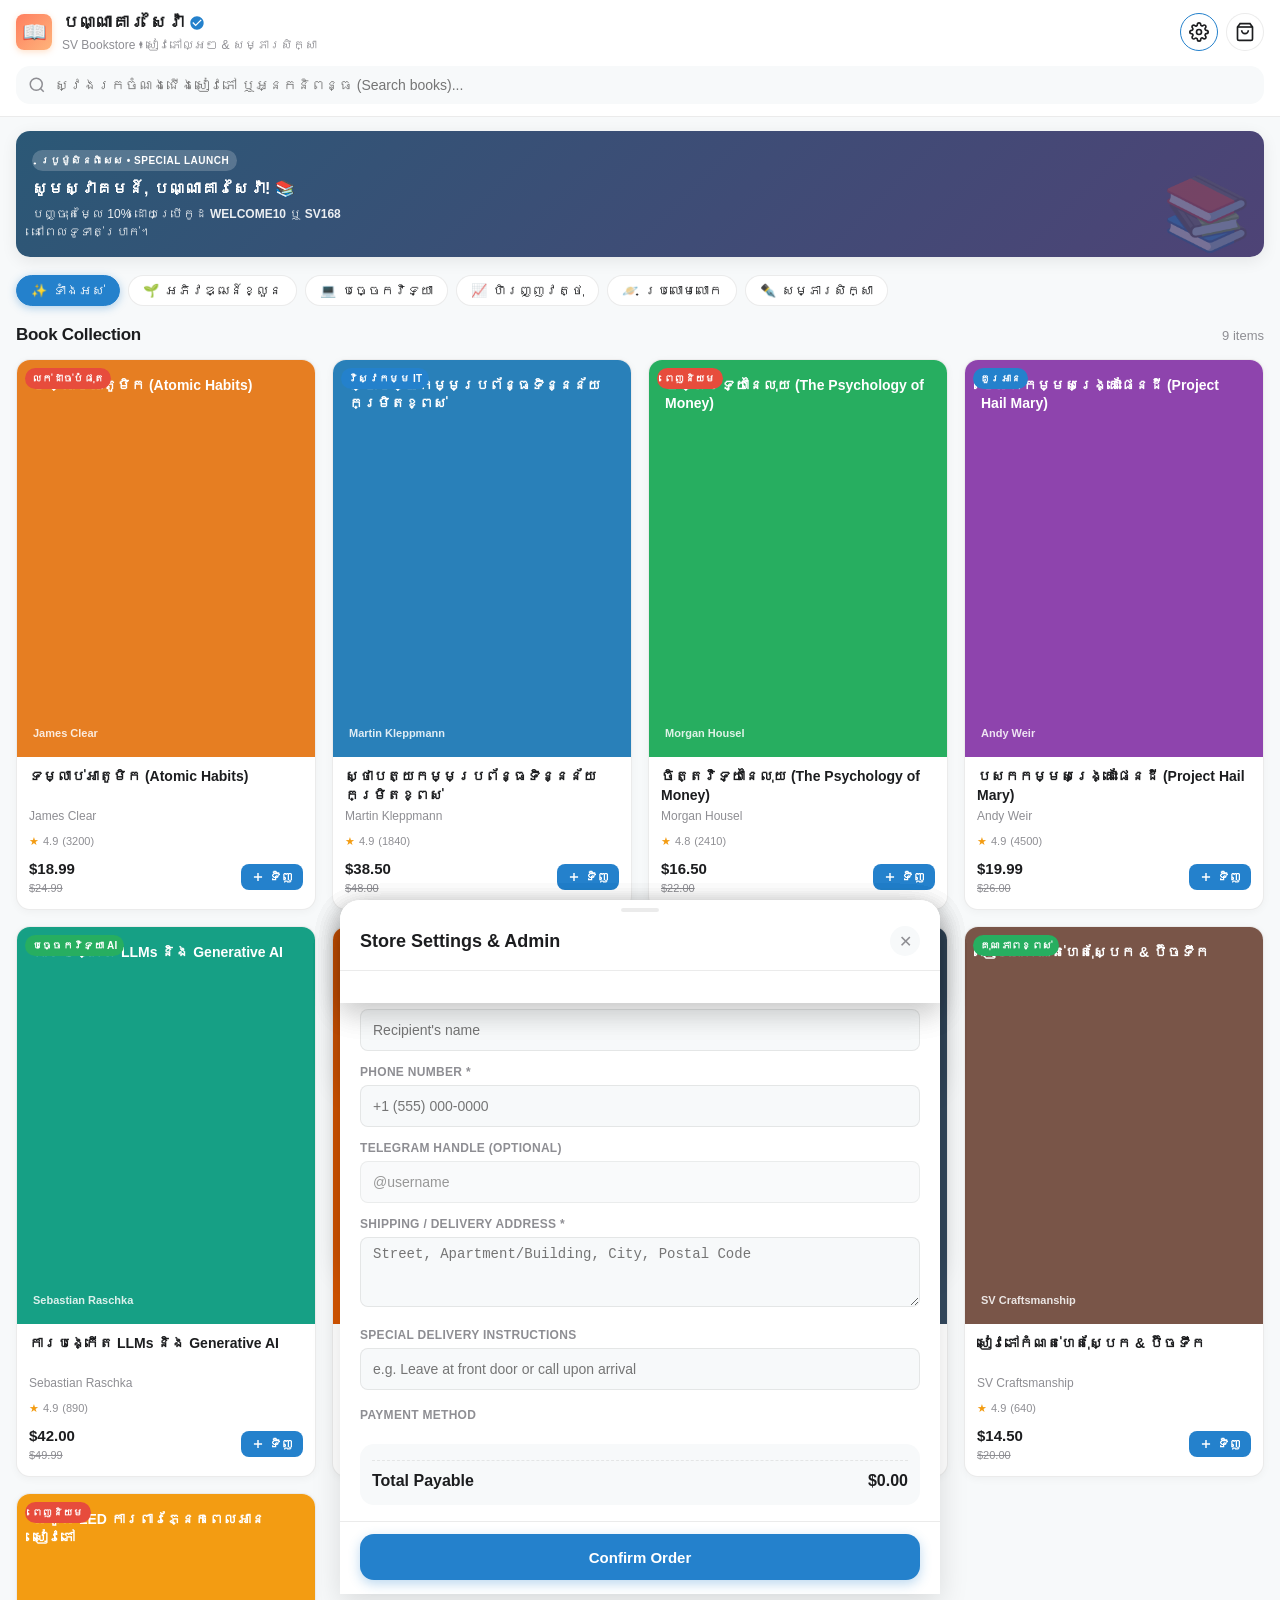
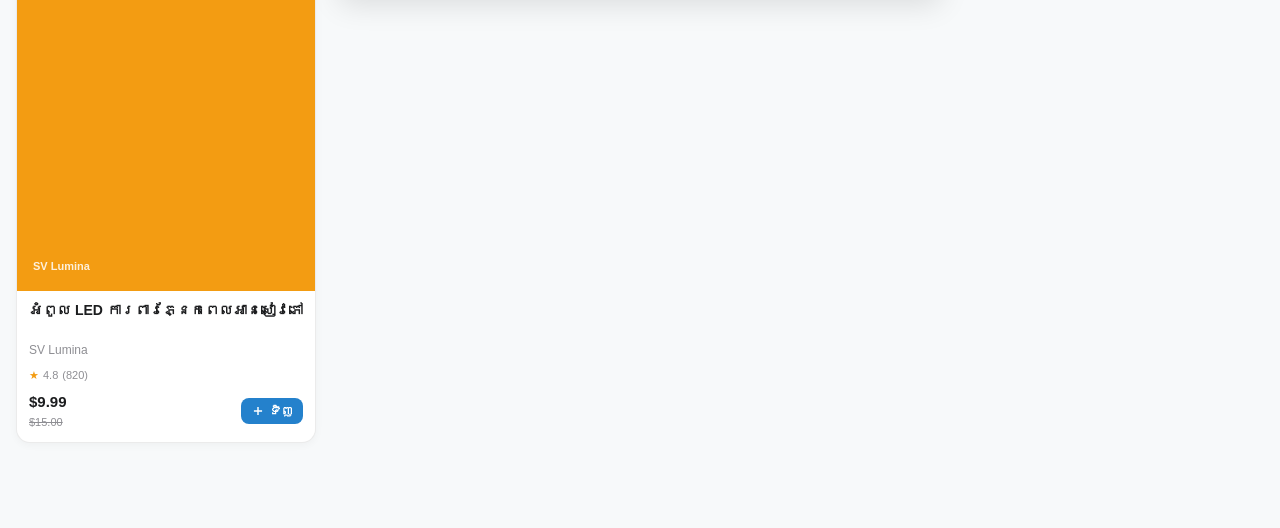
<file: index.html>
<!DOCTYPE html>
<html lang="en">
<head>
  <meta charset="UTF-8">
  <meta name="viewport" content="width=device-width, initial-scale=1.0, maximum-scale=1.0, user-scalable=no, viewport-fit=cover">
  <meta name="apple-mobile-web-app-capable" content="yes">
  <meta name="apple-mobile-web-app-status-bar-style" content="black-translucent">
  <meta name="theme-color" content="#ffffff">
  <title>SV Bookstore - Telegram Mini App</title>

  <!-- Telegram WebApp SDK Script -->
  <script src="https://telegram.org/js/telegram-web-app.js"></script>

  <!-- App Stylesheet -->
  <link rel="stylesheet" href="css/style.css?v=1.4.0">
</head>
<body>

  <!-- Toast Notification Container -->
  <div class="toast-container" id="toast-container"></div>

  <!-- Modal Backdrop Overlay -->
  <div class="modal-backdrop" id="modal-backdrop"></div>

  <!-- Top App Bar / Header -->
  <header class="app-header">
    <div class="header-top">
      <div class="brand-section">
        <div class="brand-logo">📖</div>
        <div class="brand-info">
          <h1>
            បណ្ណាគារ សៃវ៉ា
            <span class="verified-badge" title="Official Telegram Store">
              <svg width="16" height="16" viewBox="0 0 24 24" fill="currentColor">
                <path d="M12 2C6.48 2 2 6.48 2 12s4.48 10 10 10 10-4.48 10-10S17.52 2 12 2zm-2 15l-5-5 1.41-1.41L10 14.17l7.59-7.59L19 8l-9 9z"/>
              </svg>
            </span>
          </h1>
          <p>SV Bookstore • សៀវភៅល្អៗ & សម្ភារសិក្សា</p>
        </div>
      </div>
      <div class="header-actions">
        <button class="icon-btn" id="header-admin-btn" title="Store Settings & Admin" style="display: none;">
          <svg width="20" height="20" viewBox="0 0 24 24" fill="none" stroke="currentColor" stroke-width="2">
            <circle cx="12" cy="12" r="3"></circle>
            <path d="M19.4 15a1.65 1.65 0 0 0 .33 1.82l.06.06a2 2 0 0 1 0 2.83 2 2 0 0 1-2.83 0l-.06-.06a1.65 1.65 0 0 0-1.82-.33 1.65 1.65 0 0 0-1 1.51V21a2 2 0 0 1-2 2 2 2 0 0 1-2-2v-.09A1.65 1.65 0 0 0 9 19.4a1.65 1.65 0 0 0-1.82.33l-.06.06a2 2 0 0 1-2.83 0 2 2 0 0 1 0-2.83l.06-.06a1.65 1.65 0 0 0 .33-1.82 1.65 1.65 0 0 0-1.51-1H3a2 2 0 0 1-2-2 2 2 0 0 1 2-2h.09A1.65 1.65 0 0 0 4.6 9a1.65 1.65 0 0 0-.33-1.82l-.06-.06a2 2 0 0 1 0-2.83 2 2 0 0 1 2.83 0l.06.06a1.65 1.65 0 0 0 1.82.33H9a1.65 1.65 0 0 0 1-1.51V3a2 2 0 0 1 2-2 2 2 0 0 1 2 2v.09a1.65 1.65 0 0 0 1 1.51 1.65 1.65 0 0 0 1.82-.33l.06-.06a2 2 0 0 1 2.83 0 2 2 0 0 1 0 2.83l-.06.06a1.65 1.65 0 0 0-.33 1.82V9a1.65 1.65 0 0 0 1.51 1H21a2 2 0 0 1 2 2 2 2 0 0 1-2 2h-.09a1.65 1.65 0 0 0-1.51 1z"></path>
          </svg>
        </button>
        <button class="icon-btn" id="header-cart-btn" title="View Cart">
          <svg width="20" height="20" viewBox="0 0 24 24" fill="none" stroke="currentColor" stroke-width="2">
            <path d="M6 2L3 6v14a2 2 0 0 0 2 2h14a2 2 0 0 0 2-2V6l-3-4z"></path>
            <line x1="3" y1="6" x2="21" y2="6"></line>
            <path d="M16 10a4 4 0 0 1-8 0"></path>
          </svg>
          <span class="cart-counter" id="cart-counter">0</span>
        </button>
      </div>
    </div>

    <!-- Search Input -->
    <div class="search-wrapper">
      <svg class="search-icon" width="18" height="18" viewBox="0 0 24 24" fill="none" stroke="currentColor" stroke-width="2">
        <circle cx="11" cy="11" r="8"></circle>
        <line x1="21" y1="21" x2="16.65" y2="16.65"></line>
      </svg>
      <input type="text" class="search-input" id="search-input" placeholder="ស្វែងរកចំណងជើងសៀវភៅ ឬអ្នកនិពន្ធ (Search books)...">
      <button class="search-clear" id="search-clear">✕</button>
    </div>
  </header>

  <!-- Welcome / Promo Banner -->
  <section class="welcome-banner">
    <div class="banner-content">
      <span class="banner-tag">ប្រូម៉ូសិនពិសេស • Special Launch</span>
      <h2>សូមស្វាគមន៍, <span id="user-welcome-name">អ្នកអាន</span>! 📚</h2>
      <p>បញ្ចុះតម្លៃ 10% ដោយប្រើកូដ <b>WELCOME10</b> ឬ <b>SV168</b> នៅពេលទូទាត់ប្រាក់។</p>
    </div>
  </section>

  <!-- Category Filter Carousel -->
  <nav class="category-scroll" id="category-scroll"></nav>

  <!-- Section Title -->
  <div class="section-header">
    <h2 class="section-title">Book Collection</h2>
    <span class="section-count" id="section-count">Loading items...</span>
  </div>

  <!-- Product Catalog Grid -->
  <main class="products-grid" id="products-grid"></main>

  <!-- ========================================================================
       MODAL 1: PRODUCT DETAILS SHEET
       ======================================================================== -->
  <div class="bottom-sheet" id="product-detail-modal">
    <div class="sheet-handle-bar"><div class="sheet-handle"></div></div>
    <div class="sheet-header">
      <div class="sheet-title">Book Overview</div>
      <button class="sheet-close-btn">✕</button>
    </div>
    <div class="sheet-content" id="detail-modal-body"></div>
    <div class="sheet-footer">
      <button class="btn-primary" id="modal-add-cart-submit">Add to Cart</button>
    </div>
  </div>

  <!-- ========================================================================
       MODAL 2: SHOPPING CART SHEET
       ======================================================================== -->
  <div class="bottom-sheet" id="cart-modal">
    <div class="sheet-handle-bar"><div class="sheet-handle"></div></div>
    <div class="sheet-header">
      <div class="sheet-title">
        <svg width="20" height="20" viewBox="0 0 24 24" fill="none" stroke="currentColor" stroke-width="2"><path d="M6 2L3 6v14a2 2 0 0 0 2 2h14a2 2 0 0 0 2-2V6l-3-4z"></path><line x1="3" y1="6" x2="21" y2="6"></line><path d="M16 10a4 4 0 0 1-8 0"></path></svg>
        Shopping Cart
      </div>
      <button class="sheet-close-btn">✕</button>
    </div>
    <div class="sheet-content">
      <!-- Empty Cart State -->
      <div class="empty-state" id="cart-empty-state" style="display: none;">
        <div class="empty-icon">🛒</div>
        <h3>Your cart is empty</h3>
        <p>Explore our library and pick some inspiring books!</p>
      </div>

      <!-- Active Cart Items -->
      <div id="cart-active-content">
        <div class="cart-list" id="cart-items-list"></div>

        <!-- Coupon Input -->
        <div class="coupon-section">
          <input type="text" class="coupon-input" id="coupon-input" placeholder="Promo code (e.g. WELCOME10)">
          <button class="coupon-btn" id="coupon-apply-btn">Apply</button>
        </div>

        <!-- Order Summary Card -->
        <div class="summary-card">
          <div class="summary-row">
            <span>Subtotal</span>
            <span id="cart-subtotal">$0.00</span>
          </div>
          <div class="summary-row" id="cart-discount-row" style="display: none;">
            <span>Coupon Discount</span>
            <span class="summary-discount" id="cart-discount">-$0.00</span>
          </div>
          <div class="summary-row">
            <span>Delivery</span>
            <span id="cart-shipping">$0.00</span>
          </div>
          <div class="summary-row total">
            <span>Estimated Total</span>
            <span id="cart-total">$0.00</span>
          </div>
        </div>
      </div>
    </div>
    <div class="sheet-footer">
      <button class="btn-primary" id="cart-checkout-btn">Proceed to Checkout</button>
    </div>
  </div>

  <!-- ========================================================================
       MODAL 3: CHECKOUT DETAILS SHEET
       ======================================================================== -->
  <div class="bottom-sheet" id="checkout-modal">
    <div class="sheet-handle-bar"><div class="sheet-handle"></div></div>
    <div class="sheet-header">
      <div class="sheet-title">Order & Delivery Details</div>
      <button class="sheet-close-btn">✕</button>
    </div>
    <div class="sheet-content">
      <form id="checkout-form" onsubmit="event.preventDefault()">
        <div class="form-group">
          <label class="form-label">Full Name *</label>
          <input type="text" id="checkout-name" class="form-control" placeholder="Recipient's name" required>
        </div>

        <div class="form-group">
          <label class="form-label">Phone Number *</label>
          <input type="tel" id="checkout-phone" class="form-control" placeholder="+1 (555) 000-0000" required>
        </div>

        <div class="form-group">
          <label class="form-label">Telegram Handle (Optional)</label>
          <input type="text" id="checkout-telegram-handle" class="form-control" placeholder="@username" readonly style="opacity: 0.75;">
        </div>

        <div class="form-group">
          <label class="form-label">Shipping / Delivery Address *</label>
          <textarea id="checkout-address" class="form-control" placeholder="Street, Apartment/Building, City, Postal Code" required></textarea>
        </div>

        <div class="form-group">
          <label class="form-label">Special Delivery Instructions</label>
          <input type="text" id="checkout-note" class="form-control" placeholder="e.g. Leave at front door or call upon arrival">
        </div>

        <div class="form-group" style="margin-top: 16px;">
          <label class="form-label">Payment Method</label>
          <div class="payment-methods" id="payment-methods-list"></div>
        </div>

        <!-- Bank Transfer Details (shows if bank_qr is chosen) -->
        <div class="bank-transfer-box" id="bank-transfer-details"></div>

        <div class="summary-card" style="margin-top: 14px;">
          <div class="summary-row total">
            <span>Total Payable</span>
            <span id="checkout-summary-total">$0.00</span>
          </div>
        </div>
      </form>
    </div>
    <div class="sheet-footer">
      <button class="btn-primary" id="checkout-confirm-btn">Confirm Order</button>
    </div>
  </div>

  <!-- ========================================================================
       MODAL 4: ORDER SUCCESS SHEET
       ======================================================================== -->
  <div class="bottom-sheet" id="success-modal">
    <div class="sheet-handle-bar"><div class="sheet-handle"></div></div>
    <div class="sheet-header">
      <div class="sheet-title">Order Status</div>
      <button class="sheet-close-btn">✕</button>
    </div>
    <div class="sheet-content" id="success-modal-body"></div>
  </div>

  <!-- ========================================================================
       MODAL 5: ADMIN / STORE SETTINGS SHEET
       ======================================================================== -->
  <div class="bottom-sheet" id="admin-modal">
    <div class="sheet-handle-bar"><div class="sheet-handle"></div></div>
    <div class="sheet-header">
      <div class="sheet-title">Store Settings & Admin</div>
      <button class="sheet-close-btn">✕</button>
    </div>
    <div class="sheet-content" id="admin-modal-body"></div>
  </div>

  <!-- Floating Bottom Bar (Used for Browser Preview & Fallback) -->
  <div class="floating-bottom-bar" id="floating-bottom-bar" style="display: none;">
    <div class="floating-cart-info">
      <span class="floating-items-count" id="floating-items-count">0 items</span>
      <span class="floating-total-price" id="floating-total-price">$0.00</span>
    </div>
    <button class="btn-primary" id="floating-checkout-btn" style="width: auto; padding: 0 20px; height: 42px;">
      View Cart
    </button>
  </div>

  <!-- Browser Preview Telegram MainButton Simulation (Optional dev button) -->
  <button id="native-main-btn-mock" class="btn-primary" style="display: none; position: fixed; bottom: 12px; left: 16px; right: 16px; z-index: 999; box-shadow: 0 4px 14px rgba(0,0,0,0.25);"></button>

  <!-- Application Scripts -->
  <script src="config.js?v=1.4.1"></script>
  <script src="js/products.js?v=1.4.1"></script>
  <script src="js/telegram-mock.js?v=1.4.1"></script>
  <script src="js/app.js?v=1.4.1"></script>
</body>
</html>
</file>
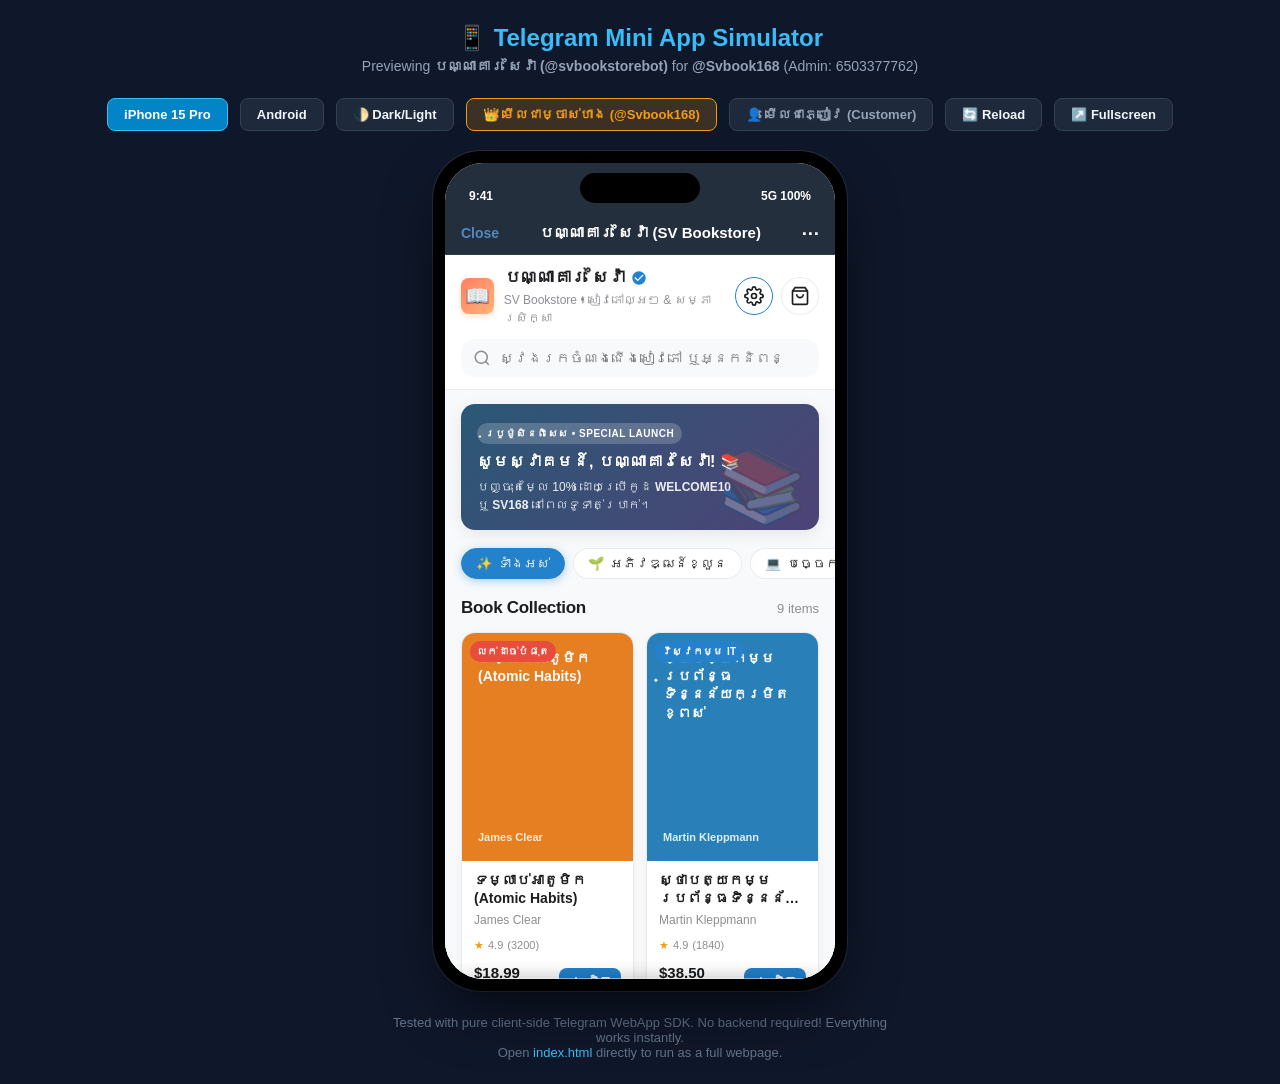
<file: preview.html>
<!DOCTYPE html>
<html lang="en">
<head>
  <meta charset="UTF-8">
  <meta name="viewport" content="width=device-width, initial-scale=1.0">
  <title>Telegram Mini App Simulator - SV Bookstore</title>
  <style>
    * {
      box-sizing: border-box;
      margin: 0;
      padding: 0;
    }
    body {
      font-family: -apple-system, BlinkMacSystemFont, "Segoe UI", Roboto, Helvetica, Arial, sans-serif;
      background: #0f172a;
      color: #e2e8f0;
      min-height: 100vh;
      display: flex;
      flex-direction: column;
      align-items: center;
      padding: 24px 16px;
    }
    .preview-header {
      text-align: center;
      margin-bottom: 24px;
      max-width: 600px;
    }
    .preview-header h1 {
      font-size: 24px;
      font-weight: 700;
      color: #38bdf8;
      margin-bottom: 6px;
      display: flex;
      align-items: center;
      justify-content: center;
      gap: 10px;
    }
    .preview-header p {
      font-size: 14px;
      color: #94a3b8;
    }
    .controls-panel {
      display: flex;
      gap: 12px;
      margin-bottom: 20px;
      flex-wrap: wrap;
      justify-content: center;
    }
    .ctrl-btn {
      background: #1e293b;
      border: 1px solid #334155;
      color: #f1f5f9;
      padding: 8px 16px;
      border-radius: 8px;
      font-size: 13px;
      font-weight: 600;
      cursor: pointer;
      display: flex;
      align-items: center;
      gap: 6px;
      transition: all 0.2s ease;
    }
    .ctrl-btn:hover {
      background: #334155;
      border-color: #38bdf8;
    }
    .ctrl-btn.active {
      background: #0284c7;
      border-color: #38bdf8;
      color: #fff;
    }
    .device-container {
      position: relative;
      width: 414px;
      height: 840px;
      background: #000;
      border-radius: 48px;
      padding: 12px;
      box-shadow: 0 25px 60px -15px rgba(0, 0, 0, 0.7), 0 0 0 1px rgba(255, 255, 255, 0.1);
    }
    .device-screen {
      width: 100%;
      height: 100%;
      background: #fff;
      border-radius: 38px;
      overflow: hidden;
      position: relative;
      display: flex;
      flex-direction: column;
    }
    .dynamic-island {
      position: absolute;
      top: 10px;
      left: 50%;
      transform: translateX(-50%);
      width: 120px;
      height: 30px;
      background: #000;
      border-radius: 20px;
      z-index: 1000;
    }
    .tg-status-bar {
      height: 48px;
      background: #242f3d;
      color: #fff;
      display: flex;
      align-items: flex-end;
      padding: 0 24px 8px 24px;
      font-size: 12px;
      font-weight: 600;
      justify-content: space-between;
      z-index: 999;
    }
    .tg-top-bar {
      height: 44px;
      background: #242f3d;
      color: #fff;
      display: flex;
      align-items: center;
      justify-content: space-between;
      padding: 0 16px;
      border-bottom: 1px solid rgba(255, 255, 255, 0.08);
      font-size: 14px;
      font-weight: 600;
    }
    .tg-top-bar .title {
      font-size: 15px;
    }
    .tg-top-bar .close-link {
      color: #5288c1;
      text-decoration: none;
      font-size: 14px;
    }
    iframe {
      width: 100%;
      flex-grow: 1;
      border: none;
      background: #f7f9fa;
    }
    .info-footer {
      margin-top: 24px;
      font-size: 13px;
      color: #64748b;
      text-align: center;
      max-width: 500px;
    }
    .info-footer a {
      color: #38bdf8;
      text-decoration: none;
    }
  </style>
</head>
<body>

  <div class="preview-header">
    <h1>📱 Telegram Mini App Simulator</h1>
    <p>Previewing <b>បណ្ណាគារ សៃវ៉ា (@svbookstorebot)</b> for <b>@Svbook168</b> (Admin: 6503377762)</p>
  </div>

  <div class="controls-panel">
    <button class="ctrl-btn active" id="btn-device-iphone">iPhone 15 Pro</button>
    <button class="ctrl-btn" id="btn-device-android">Android</button>
    <button class="ctrl-btn" id="btn-theme-toggle">🌓 Dark/Light</button>
    <button class="ctrl-btn" id="btn-role-owner" style="background: rgba(243, 156, 18, 0.2); border-color: #f39c12; color: #f39c12; font-weight: 700;">👑 មើលជាម្ចាស់ហាង (@Svbook168)</button>
    <button class="ctrl-btn" id="btn-role-customer" style="color: #94a3b8;">👤 មើលជាភ្ញៀវ (Customer)</button>
    <button class="ctrl-btn" id="btn-reload">🔄 Reload</button>
    <button class="ctrl-btn" id="btn-open-fullscreen">↗️ Fullscreen</button>
  </div>

  <div class="device-container" id="device-box">
    <div class="device-screen">
      <div class="dynamic-island"></div>
      <div class="tg-status-bar" id="tg-status-bar">
        <span>9:41</span>
        <span>5G  100%</span>
      </div>
      <div class="tg-top-bar" id="tg-top-bar">
        <span class="close-link">Close</span>
        <span class="title">បណ្ណាគារ សៃវ៉ា (SV Bookstore)</span>
        <span style="font-size: 18px;">⋯</span>
      </div>
      <iframe id="app-frame" src="index.html?role=owner"></iframe>
    </div>
  </div>

  <div class="info-footer">
    Tested with pure client-side Telegram WebApp SDK. No backend required! Everything works instantly.<br>
    Open <a href="index.html" target="_blank">index.html</a> directly to run as a full webpage.
  </div>

  <script>
    const frame = document.getElementById('app-frame');
    const deviceBox = document.getElementById('device-box');
    const statusBar = document.getElementById('tg-status-bar');
    const topBar = document.getElementById('tg-top-bar');

    let isDark = false;

    document.getElementById('btn-device-iphone').addEventListener('click', function() {
      deviceBox.style.width = '414px';
      deviceBox.style.height = '840px';
      deviceBox.style.borderRadius = '48px';
      document.getElementById('btn-device-iphone').classList.add('active');
      document.getElementById('btn-device-android').classList.remove('active');
    });

    document.getElementById('btn-device-android').addEventListener('click', function() {
      deviceBox.style.width = '390px';
      deviceBox.style.height = '800px';
      deviceBox.style.borderRadius = '24px';
      document.getElementById('btn-device-android').classList.add('active');
      document.getElementById('btn-device-iphone').classList.remove('active');
    });

    document.getElementById('btn-role-owner').addEventListener('click', function() {
      localStorage.setItem('sv_preview_role', 'owner');
      this.style.background = 'rgba(243, 156, 18, 0.2)';
      this.style.borderColor = '#f39c12';
      this.style.color = '#f39c12';
      document.getElementById('btn-role-customer').style.background = '#1e293b';
      document.getElementById('btn-role-customer').style.borderColor = '#334155';
      document.getElementById('btn-role-customer').style.color = '#94a3b8';
      frame.src = 'index.html?role=owner&t=' + Date.now();
    });

    document.getElementById('btn-role-customer').addEventListener('click', function() {
      localStorage.setItem('sv_preview_role', 'customer');
      this.style.background = 'rgba(56, 189, 248, 0.2)';
      this.style.borderColor = '#38bdf8';
      this.style.color = '#38bdf8';
      document.getElementById('btn-role-owner').style.background = '#1e293b';
      document.getElementById('btn-role-owner').style.borderColor = '#334155';
      document.getElementById('btn-role-owner').style.color = '#94a3b8';
      frame.src = 'index.html?role=customer&t=' + Date.now();
    });

    document.getElementById('btn-theme-toggle').addEventListener('click', function() {
      isDark = !isDark;
      statusBar.style.background = isDark ? '#17212b' : '#ffffff';
      statusBar.style.color = isDark ? '#ffffff' : '#000000';
      topBar.style.background = isDark ? '#17212b' : '#ffffff';
      topBar.style.color = isDark ? '#ffffff' : '#000000';

      try {
        const frameDoc = frame.contentDocument || frame.contentWindow.document;
        frameDoc.documentElement.setAttribute('data-theme', isDark ? 'dark' : 'light');
      } catch (e) {
        console.warn('Cross-origin frame check', e);
      }
    });

    document.getElementById('btn-reload').addEventListener('click', function() {
      const role = localStorage.getItem('sv_preview_role') || 'owner';
      frame.src = 'index.html?role=' + role + '&t=' + Date.now();
    });

    document.getElementById('btn-open-fullscreen').addEventListener('click', function() {
      window.open('index.html', '_blank');
    });
  </script>
</body>
</html>
</file>
<file: css/style.css>
/* ==========================================================================
   SV BOOKSTORE - TELEGRAM MINI APP STYLESHEET
   Native Telegram Theme Integration & Modern Responsive UI
   ========================================================================== */

:root {
  /* Fallback Telegram Color Palette (matches Telegram iOS/Android Light & Dark) */
  --tg-theme-bg-color: #f7f9fa;
  --tg-theme-secondary-bg-color: #ffffff;
  --tg-theme-text-color: #1c1d1f;
  --tg-theme-hint-color: #8e8e93;
  --tg-theme-link-color: #2481cc;
  --tg-theme-button-color: #2481cc;
  --tg-theme-button-text-color: #ffffff;
  --tg-theme-header-bg-color: #ffffff;
  --tg-theme-accent-color: #e67e22;
  --tg-theme-danger-color: #e74c3c;
  --tg-theme-success-color: #2ecc71;
  --tg-theme-border-color: rgba(0, 0, 0, 0.08);

  /* Shadows & Radius */
  --radius-sm: 8px;
  --radius-md: 14px;
  --radius-lg: 20px;
  --radius-full: 9999px;
  --shadow-sm: 0 2px 8px rgba(0, 0, 0, 0.04);
  --shadow-md: 0 4px 16px rgba(0, 0, 0, 0.08);
  --shadow-lg: 0 10px 30px rgba(0, 0, 0, 0.12);

  /* Safe Area Insets for Notch / Home Bar */
  --safe-top: env(safe-area-inset-top, 0px);
  --safe-bottom: env(safe-area-inset-bottom, 0px);
}

/* Telegram Dark Mode Auto-detection override */
@media (prefers-color-scheme: dark) {
  :root:not([data-theme="light"]) {
    --tg-theme-bg-color: #17212b;
    --tg-theme-secondary-bg-color: #242f3d;
    --tg-theme-text-color: #f5f5f5;
    --tg-theme-hint-color: #7f8c99;
    --tg-theme-link-color: #5288c1;
    --tg-theme-button-color: #5288c1;
    --tg-theme-button-text-color: #ffffff;
    --tg-theme-header-bg-color: #242f3d;
    --tg-theme-border-color: rgba(255, 255, 255, 0.08);
    --shadow-sm: 0 2px 8px rgba(0, 0, 0, 0.2);
    --shadow-md: 0 4px 16px rgba(0, 0, 0, 0.3);
  }
}

@import url('https://fonts.googleapis.com/css2?family=Kantumruy+Pro:wght@400;500;600;700&display=swap');

/* Reset & Base */
*, *::before, *::after {
  box-sizing: border-box;
  margin: 0;
  padding: 0;
  -webkit-tap-highlight-color: transparent;
}

body {
  font-family: 'Kantumruy Pro', -apple-system, BlinkMacSystemFont, 'SF Pro Display', 'Segoe UI', Roboto, Helvetica, Arial, sans-serif;
  background-color: var(--tg-theme-bg-color);
  color: var(--tg-theme-text-color);
  line-height: 1.5;
  user-select: none;
  -webkit-user-select: none;
  overflow-x: hidden;
  padding-bottom: calc(85px + var(--safe-bottom));
  min-height: 100vh;
}

/* Top App Bar */
.app-header {
  position: sticky;
  top: 0;
  z-index: 100;
  background-color: var(--tg-theme-header-bg-color);
  border-bottom: 1px solid var(--tg-theme-border-color);
  padding: calc(10px + var(--safe-top)) 16px 12px 16px;
  backdrop-filter: blur(12px);
  -webkit-backdrop-filter: blur(12px);
  transition: background-color 0.2s ease;
}

.header-top {
  display: flex;
  align-items: center;
  justify-content: space-between;
  margin-bottom: 12px;
}

.brand-section {
  display: flex;
  align-items: center;
  gap: 10px;
}

.brand-logo {
  width: 36px;
  height: 36px;
  border-radius: var(--radius-sm);
  background: linear-gradient(135deg, #ff7e5f, #feb47b);
  display: flex;
  align-items: center;
  justify-content: center;
  font-size: 20px;
  box-shadow: 0 2px 6px rgba(254, 180, 123, 0.4);
}

.brand-info h1 {
  font-size: 17px;
  font-weight: 700;
  letter-spacing: -0.3px;
  display: flex;
  align-items: center;
  gap: 6px;
}

.verified-badge {
  color: var(--tg-theme-button-color);
  display: inline-flex;
}

.brand-info p {
  font-size: 12px;
  color: var(--tg-theme-hint-color);
}

.header-actions {
  display: flex;
  align-items: center;
  gap: 8px;
}

.icon-btn {
  background: var(--tg-theme-secondary-bg-color);
  border: 1px solid var(--tg-theme-border-color);
  color: var(--tg-theme-text-color);
  width: 38px;
  height: 38px;
  border-radius: var(--radius-full);
  display: flex;
  align-items: center;
  justify-content: center;
  cursor: pointer;
  position: relative;
  transition: transform 0.15s ease, background-color 0.15s ease;
}

.icon-btn:active {
  transform: scale(0.92);
}

.cart-counter {
  position: absolute;
  top: -4px;
  right: -4px;
  background-color: var(--tg-theme-accent-color);
  color: #fff;
  font-size: 11px;
  font-weight: 700;
  min-width: 18px;
  height: 18px;
  border-radius: var(--radius-full);
  display: flex;
  align-items: center;
  justify-content: center;
  padding: 0 4px;
  border: 2px solid var(--tg-theme-secondary-bg-color);
  display: none;
}

.cart-counter.has-items {
  display: flex;
  animation: popIn 0.3s cubic-bezier(0.175, 0.885, 0.32, 1.275);
}

@keyframes popIn {
  0% { transform: scale(0); }
  70% { transform: scale(1.2); }
  100% { transform: scale(1); }
}

/* Search Bar */
.search-wrapper {
  position: relative;
  display: flex;
  align-items: center;
}

.search-icon {
  position: absolute;
  left: 12px;
  color: var(--tg-theme-hint-color);
  pointer-events: none;
}

.search-input {
  width: 100%;
  height: 38px;
  background-color: var(--tg-theme-bg-color);
  border: 1px solid transparent;
  border-radius: var(--radius-md);
  padding: 0 36px 0 38px;
  font-size: 14px;
  color: var(--tg-theme-text-color);
  outline: none;
  transition: border-color 0.2s ease, background-color 0.2s ease;
}

.search-input:focus {
  border-color: var(--tg-theme-button-color);
  background-color: var(--tg-theme-secondary-bg-color);
}

.search-clear {
  position: absolute;
  right: 10px;
  background: none;
  border: none;
  color: var(--tg-theme-hint-color);
  cursor: pointer;
  display: none;
  padding: 4px;
}

.search-clear.visible {
  display: block;
}

/* Hero / Welcome Banner */
.welcome-banner {
  margin: 14px 16px 6px 16px;
  padding: 16px;
  background: linear-gradient(135deg, #2b5876, #4e4376);
  border-radius: var(--radius-md);
  color: #ffffff;
  display: flex;
  justify-content: space-between;
  align-items: center;
  position: relative;
  overflow: hidden;
  box-shadow: var(--shadow-md);
}

.welcome-banner::after {
  content: '📚';
  position: absolute;
  right: 12px;
  bottom: -10px;
  font-size: 72px;
  opacity: 0.25;
  pointer-events: none;
}

.banner-content h2 {
  font-size: 16px;
  font-weight: 700;
  margin-bottom: 4px;
}

.banner-content p {
  font-size: 12px;
  opacity: 0.9;
  max-width: 80%;
}

.banner-tag {
  display: inline-block;
  background: rgba(255, 255, 255, 0.2);
  backdrop-filter: blur(4px);
  padding: 3px 8px;
  border-radius: var(--radius-full);
  font-size: 10px;
  font-weight: 600;
  margin-bottom: 6px;
  text-transform: uppercase;
  letter-spacing: 0.5px;
}

/* Category Filter Bar */
.category-scroll {
  display: flex;
  gap: 8px;
  padding: 12px 16px;
  overflow-x: auto;
  scrollbar-width: none;
  -ms-overflow-style: none;
}

.category-scroll::-webkit-scrollbar {
  display: none;
}

.category-pill {
  flex-shrink: 0;
  background-color: var(--tg-theme-secondary-bg-color);
  color: var(--tg-theme-text-color);
  border: 1px solid var(--tg-theme-border-color);
  border-radius: var(--radius-full);
  padding: 7px 14px;
  font-size: 13px;
  font-weight: 500;
  cursor: pointer;
  display: flex;
  align-items: center;
  gap: 6px;
  transition: all 0.2s ease;
}

.category-pill:active {
  transform: scale(0.95);
}

.category-pill.active {
  background-color: var(--tg-theme-button-color);
  color: var(--tg-theme-button-text-color);
  border-color: var(--tg-theme-button-color);
  box-shadow: 0 2px 8px rgba(36, 129, 204, 0.35);
}

/* Section Header */
.section-header {
  padding: 4px 16px 12px 16px;
  display: flex;
  justify-content: space-between;
  align-items: baseline;
}

.section-title {
  font-size: 17px;
  font-weight: 700;
  letter-spacing: -0.3px;
}

.section-count {
  font-size: 13px;
  color: var(--tg-theme-hint-color);
}

/* Products Grid */
.products-grid {
  display: grid;
  grid-template-columns: repeat(2, 1fr);
  gap: 12px;
  padding: 0 16px;
}

@media (min-width: 600px) {
  .products-grid {
    grid-template-columns: repeat(3, 1fr);
    gap: 16px;
  }
}

@media (min-width: 900px) {
  .products-grid {
    grid-template-columns: repeat(4, 1fr);
  }
}

/* Product Card */
.product-card {
  background-color: var(--tg-theme-secondary-bg-color);
  border-radius: var(--radius-md);
  border: 1px solid var(--tg-theme-border-color);
  overflow: hidden;
  display: flex;
  flex-direction: column;
  box-shadow: var(--shadow-sm);
  transition: transform 0.2s ease, box-shadow 0.2s ease;
  position: relative;
  cursor: pointer;
}

.product-card:active {
  transform: translateY(2px);
}

.card-badge {
  position: absolute;
  top: 8px;
  left: 8px;
  z-index: 2;
  font-size: 10px;
  font-weight: 700;
  padding: 3px 7px;
  border-radius: var(--radius-full);
  text-transform: uppercase;
  letter-spacing: 0.3px;
}

.card-badge.hot {
  background-color: #e74c3c;
  color: #fff;
}

.card-badge.featured {
  background-color: #2481cc;
  color: #fff;
}

.card-badge.new {
  background-color: #27ae60;
  color: #fff;
}

.card-image-wrap {
  width: 100%;
  aspect-ratio: 3 / 4;
  position: relative;
  background-color: rgba(0, 0, 0, 0.03);
  overflow: hidden;
  display: flex;
  align-items: center;
  justify-content: center;
}

.card-img {
  width: 100%;
  height: 100%;
  object-fit: cover;
  transition: transform 0.3s ease;
}

.product-card:hover .card-img {
  transform: scale(1.04);
}

/* Fallback Book Cover when image loads slowly or offline */
.fallback-cover {
  width: 100%;
  height: 100%;
  display: flex;
  flex-direction: column;
  justify-content: space-between;
  padding: 16px;
  color: #fff;
  font-weight: 700;
  text-align: left;
}

.fallback-title {
  font-size: 14px;
  line-height: 1.3;
}

.fallback-author {
  font-size: 11px;
  opacity: 0.85;
}

.card-body {
  padding: 10px 12px 12px 12px;
  display: flex;
  flex-direction: column;
  flex-grow: 1;
}

.card-title {
  font-size: 14px;
  font-weight: 600;
  line-height: 1.3;
  margin-bottom: 4px;
  display: -webkit-box;
  -webkit-line-clamp: 2;
  -webkit-box-orient: vertical;
  overflow: hidden;
  height: 36px;
}

.card-author {
  font-size: 12px;
  color: var(--tg-theme-hint-color);
  margin-bottom: 8px;
  white-space: nowrap;
  overflow: hidden;
  text-overflow: ellipsis;
}

.card-rating {
  display: flex;
  align-items: center;
  gap: 4px;
  font-size: 11px;
  color: var(--tg-theme-hint-color);
  margin-bottom: 8px;
}

.star-icon {
  color: #f39c12;
}

.card-footer {
  margin-top: auto;
  display: flex;
  align-items: center;
  justify-content: space-between;
}

.price-box {
  display: flex;
  flex-direction: column;
}

.card-price {
  font-size: 15px;
  font-weight: 700;
  color: var(--tg-theme-text-color);
}

.card-original-price {
  font-size: 11px;
  color: var(--tg-theme-hint-color);
  text-decoration: line-through;
}

.add-cart-btn {
  background-color: var(--tg-theme-button-color);
  color: var(--tg-theme-button-text-color);
  border: none;
  border-radius: var(--radius-sm);
  padding: 6px 10px;
  font-size: 12px;
  font-weight: 600;
  cursor: pointer;
  display: flex;
  align-items: center;
  gap: 4px;
  transition: opacity 0.15s ease, transform 0.15s ease;
}

.add-cart-btn:active {
  transform: scale(0.92);
}

/* Quantity Controls in Card */
.qty-badge-control {
  display: flex;
  align-items: center;
  background-color: var(--tg-theme-bg-color);
  border: 1px solid var(--tg-theme-border-color);
  border-radius: var(--radius-sm);
  overflow: hidden;
}

.qty-badge-btn {
  background: none;
  border: none;
  padding: 4px 8px;
  font-size: 13px;
  font-weight: 700;
  color: var(--tg-theme-button-color);
  cursor: pointer;
}

.qty-badge-num {
  font-size: 12px;
  font-weight: 700;
  min-width: 16px;
  text-align: center;
}

/* Empty State */
.empty-state {
  text-align: center;
  padding: 40px 20px;
  grid-column: 1 / -1;
}

.empty-icon {
  font-size: 48px;
  margin-bottom: 12px;
}

.empty-state h3 {
  font-size: 16px;
  margin-bottom: 6px;
}

.empty-state p {
  font-size: 13px;
  color: var(--tg-theme-hint-color);
}

/* ==========================================================================
   MODAL / BOTTOM SHEET SYSTEM
   ========================================================================== */

.modal-backdrop {
  position: fixed;
  inset: 0;
  background-color: rgba(0, 0, 0, 0.45);
  backdrop-filter: blur(4px);
  -webkit-backdrop-filter: blur(4px);
  z-index: 500;
  opacity: 0;
  visibility: hidden;
  transition: opacity 0.25s ease, visibility 0.25s ease;
}

.modal-backdrop.open {
  opacity: 1;
  visibility: visible;
}

.bottom-sheet {
  position: fixed;
  bottom: 0;
  left: 0;
  right: 0;
  max-width: 600px;
  margin: 0 auto;
  background-color: var(--tg-theme-secondary-bg-color);
  border-top-left-radius: var(--radius-lg);
  border-top-right-radius: var(--radius-lg);
  z-index: 600;
  transform: translateY(100%);
  transition: transform 0.3s cubic-bezier(0.16, 1, 0.3, 1);
  display: flex;
  flex-direction: column;
  max-height: 90vh;
  box-shadow: var(--shadow-lg);
  padding-bottom: var(--safe-bottom);
}

.bottom-sheet.open {
  transform: translateY(0);
}

.sheet-handle-bar {
  display: flex;
  justify-content: center;
  padding: 8px 0;
  cursor: grab;
}

.sheet-handle {
  width: 38px;
  height: 4px;
  border-radius: var(--radius-full);
  background-color: var(--tg-theme-border-color);
}

.sheet-header {
  padding: 6px 20px 14px 20px;
  display: flex;
  align-items: center;
  justify-content: space-between;
  border-bottom: 1px solid var(--tg-theme-border-color);
}

.sheet-title {
  font-size: 18px;
  font-weight: 700;
  display: flex;
  align-items: center;
  gap: 8px;
}

.sheet-close-btn {
  background: var(--tg-theme-bg-color);
  border: none;
  width: 30px;
  height: 30px;
  border-radius: var(--radius-full);
  color: var(--tg-theme-hint-color);
  font-size: 16px;
  display: flex;
  align-items: center;
  justify-content: center;
  cursor: pointer;
}

.sheet-content {
  padding: 16px 20px;
  overflow-y: auto;
  flex-grow: 1;
}

.sheet-footer {
  padding: 12px 20px calc(14px + var(--safe-bottom)) 20px;
  border-top: 1px solid var(--tg-theme-border-color);
  background-color: var(--tg-theme-secondary-bg-color);
}

/* Product Detail Modal Specifics */
.detail-cover-box {
  width: 140px;
  aspect-ratio: 3 / 4;
  margin: 0 auto 16px auto;
  border-radius: var(--radius-md);
  overflow: hidden;
  box-shadow: var(--shadow-md);
}

.detail-cover-box img {
  width: 100%;
  height: 100%;
  object-fit: cover;
}

.detail-title {
  font-size: 20px;
  font-weight: 700;
  text-align: center;
  margin-bottom: 4px;
}

.detail-author {
  font-size: 14px;
  color: var(--tg-theme-hint-color);
  text-align: center;
  margin-bottom: 12px;
}

.detail-specs-grid {
  display: grid;
  grid-template-columns: repeat(3, 1fr);
  gap: 8px;
  margin-bottom: 16px;
}

.spec-card {
  background-color: var(--tg-theme-bg-color);
  border-radius: var(--radius-sm);
  padding: 8px;
  text-align: center;
}

.spec-label {
  font-size: 11px;
  color: var(--tg-theme-hint-color);
  margin-bottom: 2px;
}

.spec-val {
  font-size: 13px;
  font-weight: 600;
}

.detail-desc-title {
  font-size: 14px;
  font-weight: 700;
  margin-bottom: 6px;
}

.detail-desc {
  font-size: 13px;
  line-height: 1.5;
  color: var(--tg-theme-text-color);
  opacity: 0.9;
  margin-bottom: 16px;
}

/* Cart Item Rows */
.cart-list {
  display: flex;
  flex-direction: column;
  gap: 12px;
}

.cart-item {
  display: flex;
  gap: 12px;
  background-color: var(--tg-theme-bg-color);
  padding: 10px;
  border-radius: var(--radius-md);
  border: 1px solid var(--tg-theme-border-color);
  align-items: center;
}

.cart-item-img {
  width: 50px;
  aspect-ratio: 3 / 4;
  border-radius: var(--radius-sm);
  object-fit: cover;
  flex-shrink: 0;
}

.cart-item-info {
  flex-grow: 1;
  min-width: 0;
}

.cart-item-title {
  font-size: 14px;
  font-weight: 600;
  white-space: nowrap;
  overflow: hidden;
  text-overflow: ellipsis;
  margin-bottom: 2px;
}

.cart-item-price {
  font-size: 13px;
  font-weight: 700;
  color: var(--tg-theme-text-color);
}

.cart-item-actions {
  display: flex;
  align-items: center;
  gap: 8px;
}

.cart-qty-ctrl {
  display: flex;
  align-items: center;
  background-color: var(--tg-theme-secondary-bg-color);
  border: 1px solid var(--tg-theme-border-color);
  border-radius: var(--radius-sm);
}

.cart-qty-btn {
  border: none;
  background: none;
  color: var(--tg-theme-button-color);
  font-size: 15px;
  font-weight: 700;
  width: 28px;
  height: 28px;
  cursor: pointer;
}

.cart-qty-val {
  font-size: 13px;
  font-weight: 700;
  min-width: 20px;
  text-align: center;
}

.cart-remove-btn {
  background: none;
  border: none;
  color: var(--tg-theme-danger-color);
  cursor: pointer;
  padding: 4px;
}

/* Coupon & Order Summary */
.coupon-section {
  display: flex;
  gap: 8px;
  margin: 16px 0;
}

.coupon-input {
  flex-grow: 1;
  height: 38px;
  border-radius: var(--radius-sm);
  border: 1px solid var(--tg-theme-border-color);
  background-color: var(--tg-theme-bg-color);
  padding: 0 12px;
  font-size: 13px;
  color: var(--tg-theme-text-color);
  text-transform: uppercase;
}

.coupon-btn {
  height: 38px;
  padding: 0 14px;
  background-color: var(--tg-theme-secondary-bg-color);
  border: 1px solid var(--tg-theme-border-color);
  border-radius: var(--radius-sm);
  font-size: 13px;
  font-weight: 600;
  color: var(--tg-theme-button-color);
  cursor: pointer;
}

.summary-card {
  background-color: var(--tg-theme-bg-color);
  border-radius: var(--radius-md);
  padding: 12px;
  display: flex;
  flex-direction: column;
  gap: 8px;
  margin-top: 12px;
}

.summary-row {
  display: flex;
  justify-content: space-between;
  font-size: 13px;
  color: var(--tg-theme-hint-color);
}

.summary-row.total {
  font-size: 16px;
  font-weight: 700;
  color: var(--tg-theme-text-color);
  border-top: 1px dashed var(--tg-theme-border-color);
  padding-top: 8px;
  margin-top: 4px;
}

.summary-discount {
  color: var(--tg-theme-success-color);
}

/* Checkout Form */
.form-group {
  margin-bottom: 12px;
}

.form-label {
  display: block;
  font-size: 12px;
  font-weight: 600;
  margin-bottom: 4px;
  color: var(--tg-theme-hint-color);
  text-transform: uppercase;
  letter-spacing: 0.3px;
}

.form-control {
  width: 100%;
  height: 42px;
  border-radius: var(--radius-sm);
  border: 1px solid var(--tg-theme-border-color);
  background-color: var(--tg-theme-bg-color);
  padding: 0 12px;
  font-size: 14px;
  color: var(--tg-theme-text-color);
  outline: none;
}

.form-control:focus {
  border-color: var(--tg-theme-button-color);
  background-color: var(--tg-theme-secondary-bg-color);
}

textarea.form-control {
  height: 70px;
  padding: 8px 12px;
  resize: vertical;
}

/* Payment Selector */
.payment-methods {
  display: flex;
  flex-direction: column;
  gap: 8px;
  margin-top: 6px;
}

.payment-option {
  display: flex;
  align-items: center;
  gap: 12px;
  padding: 12px;
  background-color: var(--tg-theme-bg-color);
  border: 1.5px solid var(--tg-theme-border-color);
  border-radius: var(--radius-md);
  cursor: pointer;
  transition: all 0.2s ease;
}

.payment-option.selected {
  border-color: var(--tg-theme-button-color);
  background-color: rgba(36, 129, 204, 0.05);
}

.payment-radio {
  accent-color: var(--tg-theme-button-color);
  width: 18px;
  height: 18px;
}

.payment-icon {
  font-size: 20px;
}

.payment-text h4 {
  font-size: 14px;
  font-weight: 600;
}

.payment-text p {
  font-size: 12px;
  color: var(--tg-theme-hint-color);
}

/* Bank Details Box */
.bank-transfer-box {
  background-color: rgba(39, 174, 96, 0.08);
  border: 1px solid rgba(39, 174, 96, 0.2);
  border-radius: var(--radius-md);
  padding: 12px;
  margin-top: 8px;
  display: none;
}

.bank-transfer-box.visible {
  display: block;
}

.bank-transfer-box h4 {
  font-size: 13px;
  color: #27ae60;
  margin-bottom: 6px;
}

.bank-row {
  display: flex;
  justify-content: space-between;
  font-size: 12px;
  margin-bottom: 4px;
}

/* Order Success State */
.success-screen {
  text-align: center;
  padding: 20px 0;
}

.success-icon-wrap {
  width: 64px;
  height: 64px;
  background-color: rgba(46, 204, 113, 0.15);
  color: #2ecc71;
  border-radius: var(--radius-full);
  display: flex;
  align-items: center;
  justify-content: center;
  font-size: 32px;
  margin: 0 auto 16px auto;
  animation: bounceSuccess 0.5s cubic-bezier(0.175, 0.885, 0.32, 1.275);
}

@keyframes bounceSuccess {
  0% { transform: scale(0); }
  60% { transform: scale(1.15); }
  100% { transform: scale(1); }
}

.success-screen h3 {
  font-size: 20px;
  font-weight: 700;
  margin-bottom: 6px;
}

.success-screen p {
  font-size: 13px;
  color: var(--tg-theme-hint-color);
  margin-bottom: 16px;
}

.order-receipt-card {
  background-color: var(--tg-theme-bg-color);
  border-radius: var(--radius-md);
  padding: 16px;
  text-align: left;
  margin-bottom: 16px;
}

.receipt-header {
  display: flex;
  justify-content: space-between;
  border-bottom: 1px solid var(--tg-theme-border-color);
  padding-bottom: 8px;
  margin-bottom: 8px;
  font-size: 13px;
  font-weight: 600;
}

/* Universal Action Buttons */
.btn-primary {
  width: 100%;
  height: 46px;
  background-color: var(--tg-theme-button-color);
  color: var(--tg-theme-button-text-color);
  border: none;
  border-radius: var(--radius-md);
  font-size: 15px;
  font-weight: 600;
  cursor: pointer;
  display: flex;
  align-items: center;
  justify-content: center;
  gap: 8px;
  transition: opacity 0.2s ease, transform 0.1s ease;
  box-shadow: 0 4px 12px rgba(36, 129, 204, 0.3);
}

.btn-primary:active {
  transform: scale(0.98);
  opacity: 0.9;
}

.btn-primary:disabled {
  opacity: 0.5;
  cursor: not-allowed;
}

.btn-secondary {
  width: 100%;
  height: 42px;
  background-color: transparent;
  color: var(--tg-theme-hint-color);
  border: 1px solid var(--tg-theme-border-color);
  border-radius: var(--radius-md);
  font-size: 14px;
  font-weight: 500;
  cursor: pointer;
  margin-top: 8px;
}

/* Floating Bottom Bar (Used when outside Telegram or MainButton is disabled) */
.floating-bottom-bar {
  position: fixed;
  bottom: 0;
  left: 0;
  right: 0;
  background-color: var(--tg-theme-header-bg-color);
  border-top: 1px solid var(--tg-theme-border-color);
  padding: 10px 16px calc(10px + var(--safe-bottom)) 16px;
  display: flex;
  align-items: center;
  justify-content: space-between;
  gap: 12px;
  z-index: 90;
  box-shadow: 0 -4px 16px rgba(0, 0, 0, 0.05);
}

.floating-cart-info {
  display: flex;
  flex-direction: column;
}

.floating-items-count {
  font-size: 12px;
  color: var(--tg-theme-hint-color);
}

.floating-total-price {
  font-size: 16px;
  font-weight: 700;
}

/* Toast Notifications */
.toast-container {
  position: fixed;
  top: calc(70px + var(--safe-top));
  left: 50%;
  transform: translateX(-50%);
  z-index: 1000;
  display: flex;
  flex-direction: column;
  gap: 8px;
  pointer-events: none;
}

.toast {
  background-color: rgba(30, 30, 30, 0.9);
  color: #fff;
  padding: 8px 16px;
  border-radius: var(--radius-full);
  font-size: 13px;
  font-weight: 500;
  display: flex;
  align-items: center;
  gap: 8px;
  backdrop-filter: blur(8px);
  box-shadow: var(--shadow-md);
  animation: slideDownFade 0.3s ease;
}

@keyframes slideDownFade {
  from { opacity: 0; transform: translateY(-10px); }
  to { opacity: 1; transform: translateY(0); }
}

/* Admin / Settings Panel Specifics */
.admin-card {
  background-color: var(--tg-theme-bg-color);
  border-radius: var(--radius-md);
  padding: 14px;
  margin-bottom: 12px;
}

.admin-card h4 {
  font-size: 14px;
  margin-bottom: 8px;
}

.badge-tag {
  background: var(--tg-theme-button-color);
  color: #fff;
  font-size: 10px;
  padding: 2px 6px;
  border-radius: 4px;
  margin-left: 6px;
}

/* Admin Tabs */
.admin-tabs {
  display: flex;
  gap: 8px;
  margin-bottom: 14px;
  border-bottom: 1px solid var(--tg-theme-border-color);
  padding-bottom: 8px;
}

.admin-tab-btn {
  flex: 1;
  padding: 8px 12px;
  background: var(--tg-theme-bg-color);
  border: 1px solid var(--tg-theme-border-color);
  border-radius: var(--radius-sm);
  color: var(--tg-theme-text-color);
  font-size: 12px;
  font-weight: 600;
  cursor: pointer;
  display: flex;
  align-items: center;
  justify-content: center;
  gap: 6px;
  transition: all 0.2s ease;
}

.admin-tab-btn.active {
  background: var(--tg-theme-button-color);
  color: var(--tg-theme-button-text-color);
  border-color: var(--tg-theme-button-color);
}

/* Product Manager List */
.admin-prod-list {
  display: flex;
  flex-direction: column;
  gap: 10px;
  max-height: 380px;
  overflow-y: auto;
  padding-right: 4px;
}

.admin-prod-item {
  display: flex;
  align-items: center;
  gap: 10px;
  background: var(--tg-theme-secondary-bg-color);
  border: 1px solid var(--tg-theme-border-color);
  border-radius: var(--radius-sm);
  padding: 8px 10px;
}

.admin-prod-thumb {
  width: 38px;
  height: 50px;
  border-radius: 4px;
  object-fit: cover;
  flex-shrink: 0;
}

.admin-prod-info {
  flex: 1;
  min-width: 0;
}

.admin-prod-title {
  font-size: 13px;
  font-weight: 600;
  white-space: nowrap;
  overflow: hidden;
  text-overflow: ellipsis;
}

.admin-prod-meta {
  display: flex;
  align-items: center;
  gap: 8px;
  font-size: 11px;
  color: var(--tg-theme-hint-color);
  margin-top: 2px;
}

.stock-tag {
  padding: 2px 6px;
  border-radius: 4px;
  font-weight: 600;
  font-size: 10px;
}

.stock-tag.in-stock {
  background: rgba(46, 204, 113, 0.15);
  color: #27ae60;
}

.stock-tag.low-stock {
  background: rgba(243, 156, 18, 0.15);
  color: #e67e22;
}

.stock-tag.out-stock {
  background: rgba(231, 76, 60, 0.15);
  color: #e74c3c;
}

.admin-prod-controls {
  display: flex;
  align-items: center;
  gap: 6px;
  flex-shrink: 0;
}

.admin-input-small {
  width: 60px;
  height: 30px;
  border-radius: 4px;
  border: 1px solid var(--tg-theme-border-color);
  background: var(--tg-theme-bg-color);
  color: var(--tg-theme-text-color);
  font-size: 12px;
  font-weight: 600;
  text-align: center;
  padding: 0 4px;
}

.admin-action-icon-btn {
  background: none;
  border: none;
  color: var(--tg-theme-hint-color);
  cursor: pointer;
  padding: 6px;
  border-radius: 4px;
  display: flex;
  align-items: center;
  justify-content: center;
}

.admin-action-icon-btn:hover {
  background: var(--tg-theme-bg-color);
  color: var(--tg-theme-text-color);
}

.admin-action-icon-btn.delete:hover {
  color: var(--tg-theme-danger-color);
}

.add-product-form-box {
  background: var(--tg-theme-bg-color);
  border: 1px solid var(--tg-theme-border-color);
  border-radius: var(--radius-md);
  padding: 14px;
  margin-bottom: 12px;
  animation: slideDownFade 0.25s ease;
}

/* Photo Upload & Direct Camera Capture in Admin */
.photo-input-group {
  margin-bottom: 12px;
}

.photo-action-grid {
  display: grid;
  grid-template-columns: 1fr 1fr;
  gap: 10px;
  margin-top: 6px;
  margin-bottom: 8px;
}

.photo-action-btn-label {
  display: flex;
  flex-direction: column;
  align-items: center;
  justify-content: center;
  gap: 5px;
  padding: 12px 8px;
  border: 1.5px dashed var(--tg-theme-button-color, #2481cc);
  border-radius: var(--radius-md, 10px);
  background: rgba(36, 129, 204, 0.06);
  color: var(--tg-theme-button-color, #2481cc);
  cursor: pointer;
  font-size: 12px;
  font-weight: 600;
  text-align: center;
  transition: all 0.2s ease;
  user-select: none;
}

.photo-action-btn-label:hover {
  background: rgba(36, 129, 204, 0.12);
}

.photo-action-btn-label:active {
  background: rgba(36, 129, 204, 0.2);
  transform: scale(0.97);
}

.photo-action-btn-label svg {
  width: 24px;
  height: 24px;
  stroke: currentColor;
}

.photo-preview-wrap {
  position: relative;
  background: var(--tg-theme-secondary-bg-color, #f4f6f8);
  border: 1px solid var(--tg-theme-border-color, #e0e0e0);
  border-radius: var(--radius-md, 10px);
  padding: 10px;
  display: flex;
  align-items: center;
  gap: 12px;
  margin-top: 8px;
  margin-bottom: 10px;
  animation: slideDownFade 0.2s ease;
}

.photo-preview-img {
  width: 54px;
  height: 72px;
  border-radius: 6px;
  object-fit: cover;
  border: 1px solid rgba(0, 0, 0, 0.12);
  background: #ffffff;
  flex-shrink: 0;
  box-shadow: 0 2px 6px rgba(0, 0, 0, 0.08);
}

.photo-preview-info {
  flex: 1;
  min-width: 0;
}

.photo-preview-status {
  font-size: 12px;
  font-weight: 700;
  color: #27ae60;
  display: flex;
  align-items: center;
  gap: 4px;
}

.photo-preview-size {
  font-size: 11px;
  color: var(--tg-theme-hint-color, #888);
  margin-top: 3px;
  line-height: 1.3;
}

.photo-preview-clear {
  background: rgba(231, 76, 60, 0.12);
  color: #e74c3c;
  border: 1px solid rgba(231, 76, 60, 0.25);
  border-radius: 6px;
  padding: 6px 10px;
  font-size: 11px;
  font-weight: 600;
  cursor: pointer;
  display: inline-flex;
  align-items: center;
  gap: 4px;
  flex-shrink: 0;
  transition: all 0.15s ease;
}

.photo-preview-clear:active {
  background: rgba(231, 76, 60, 0.25);
  transform: scale(0.96);
}
</file>
